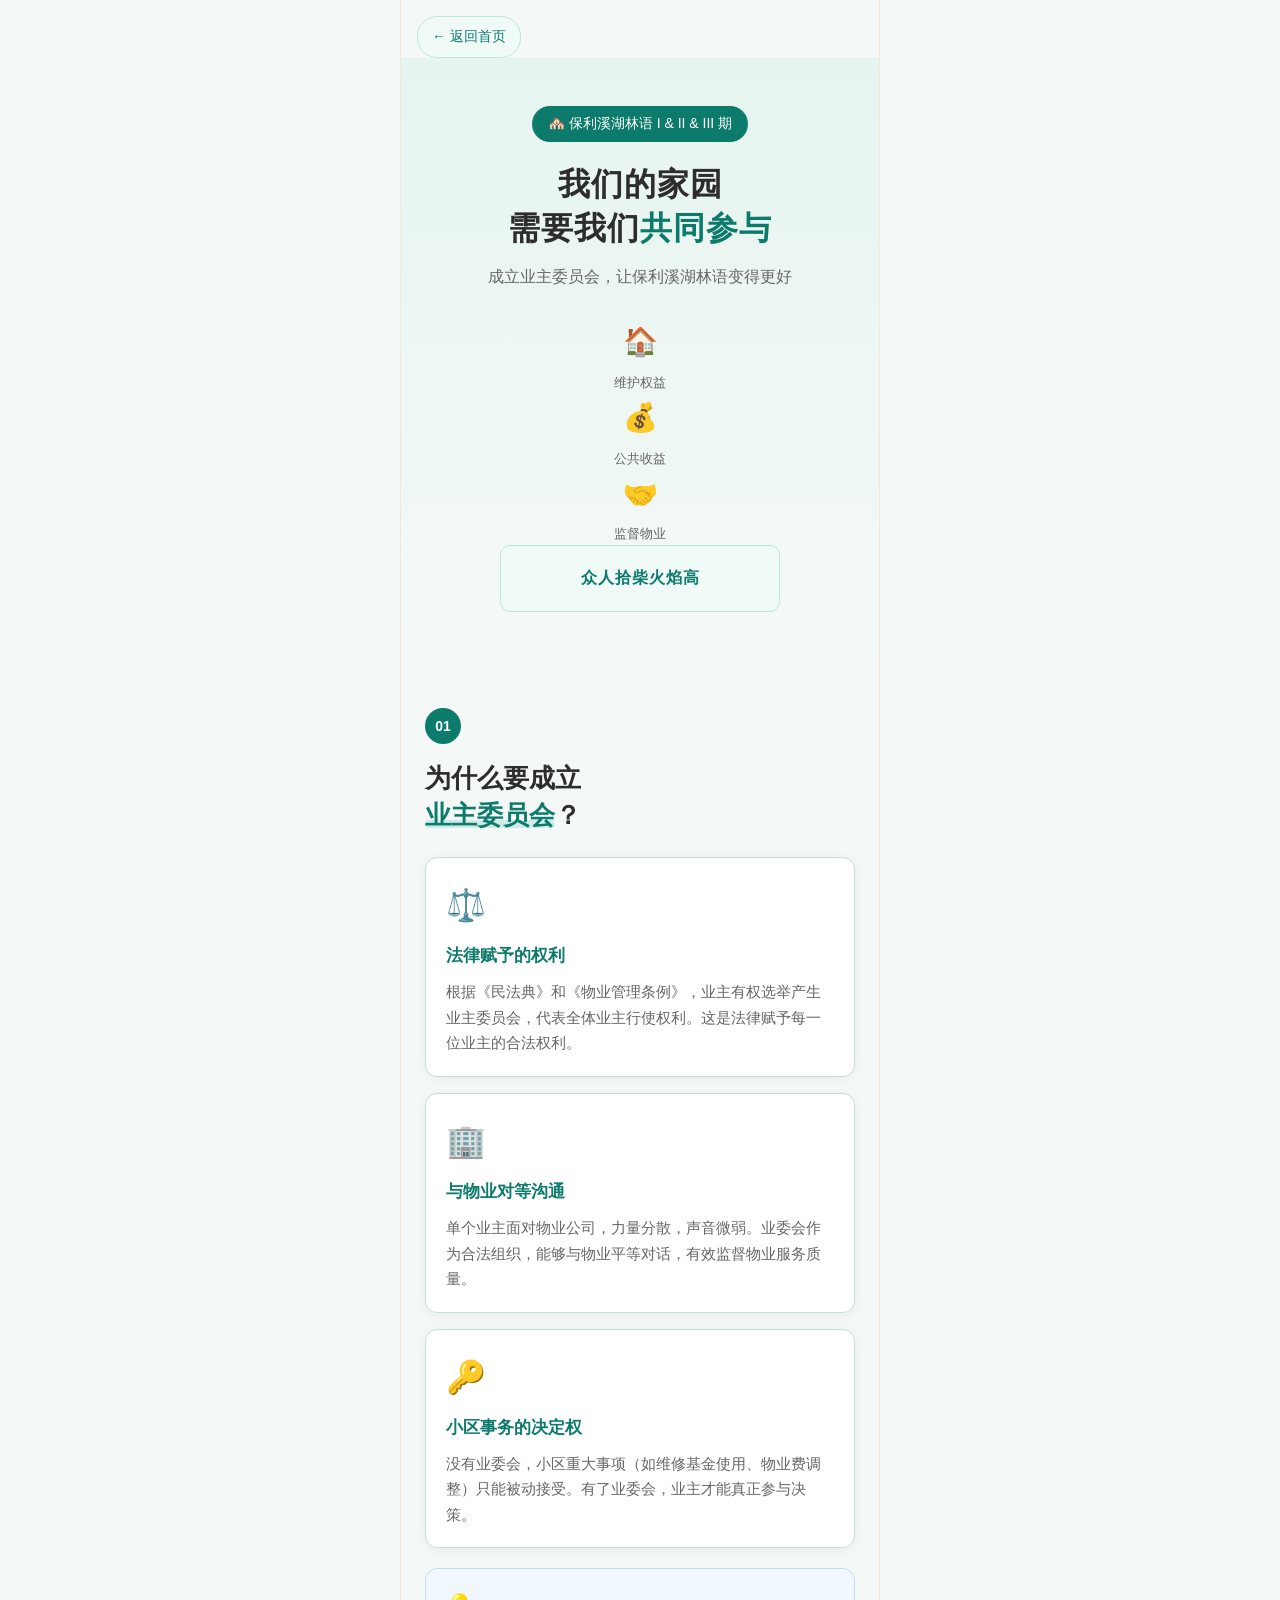
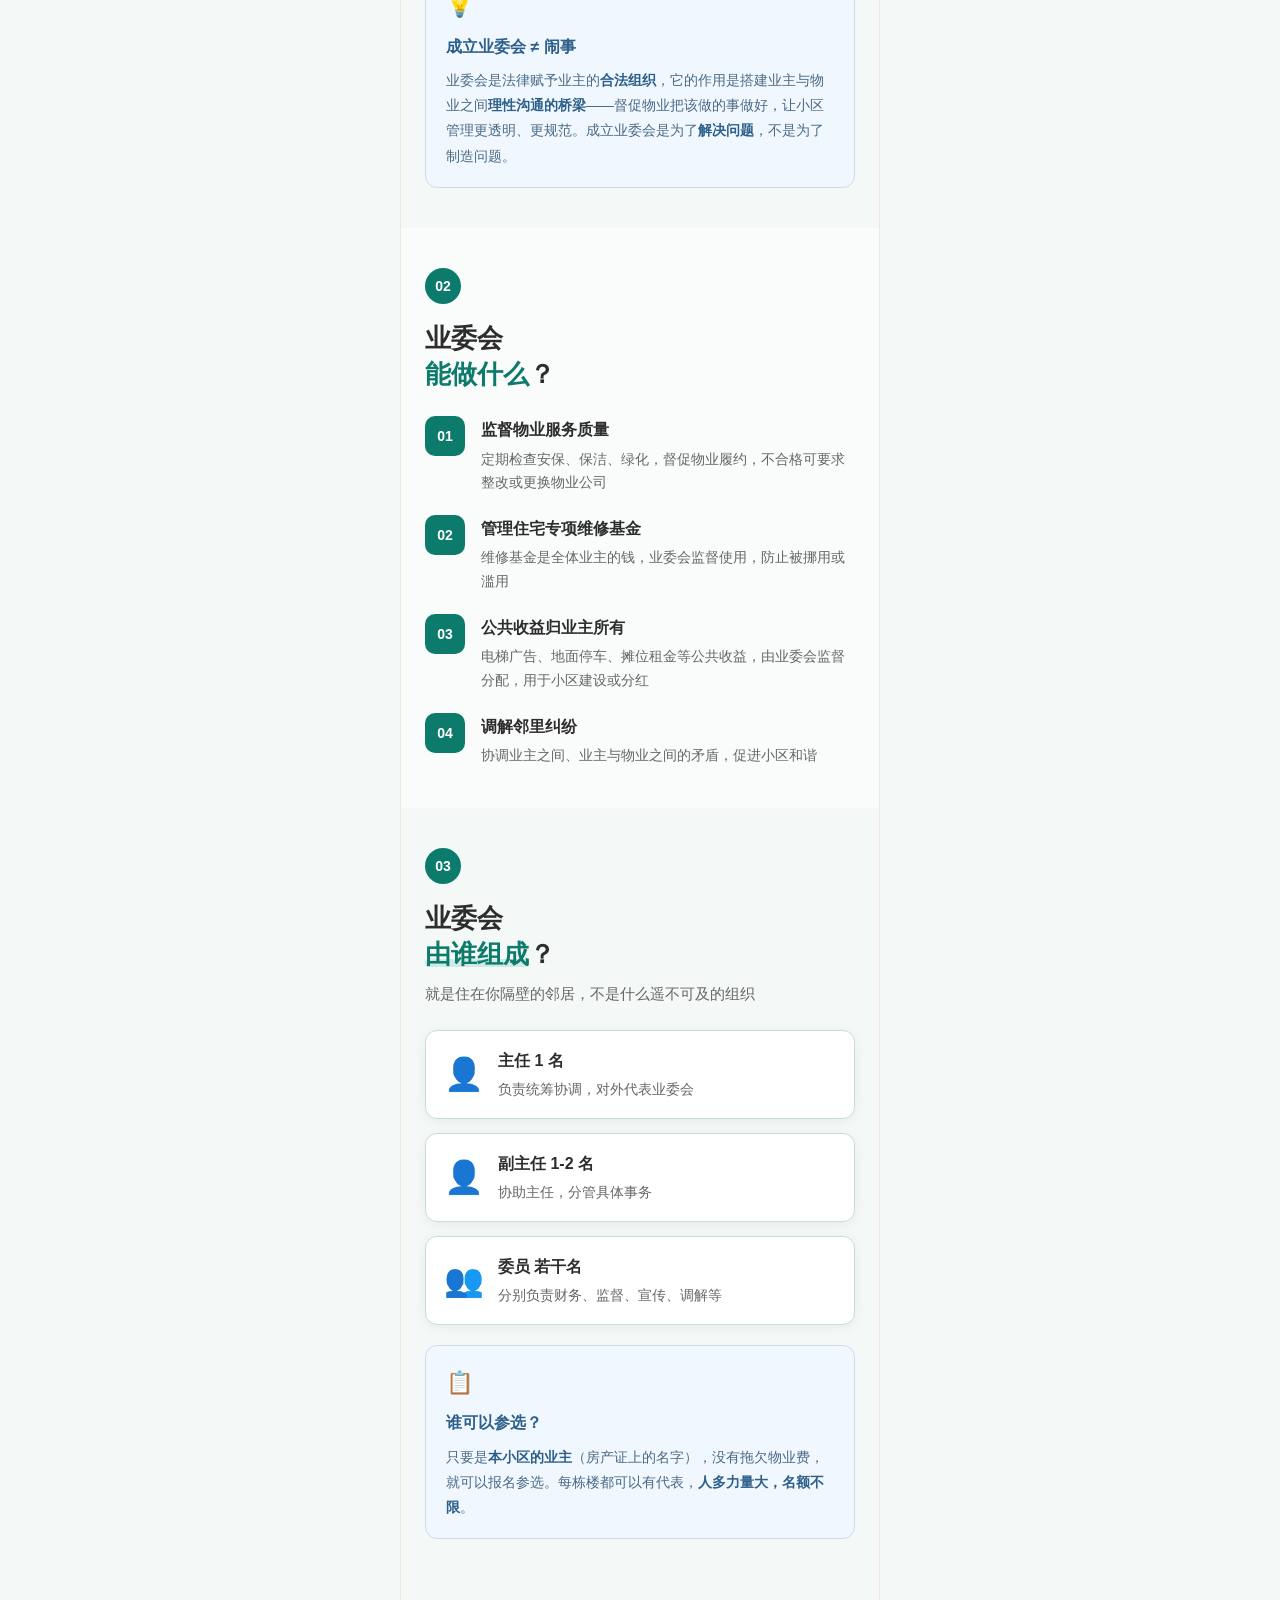
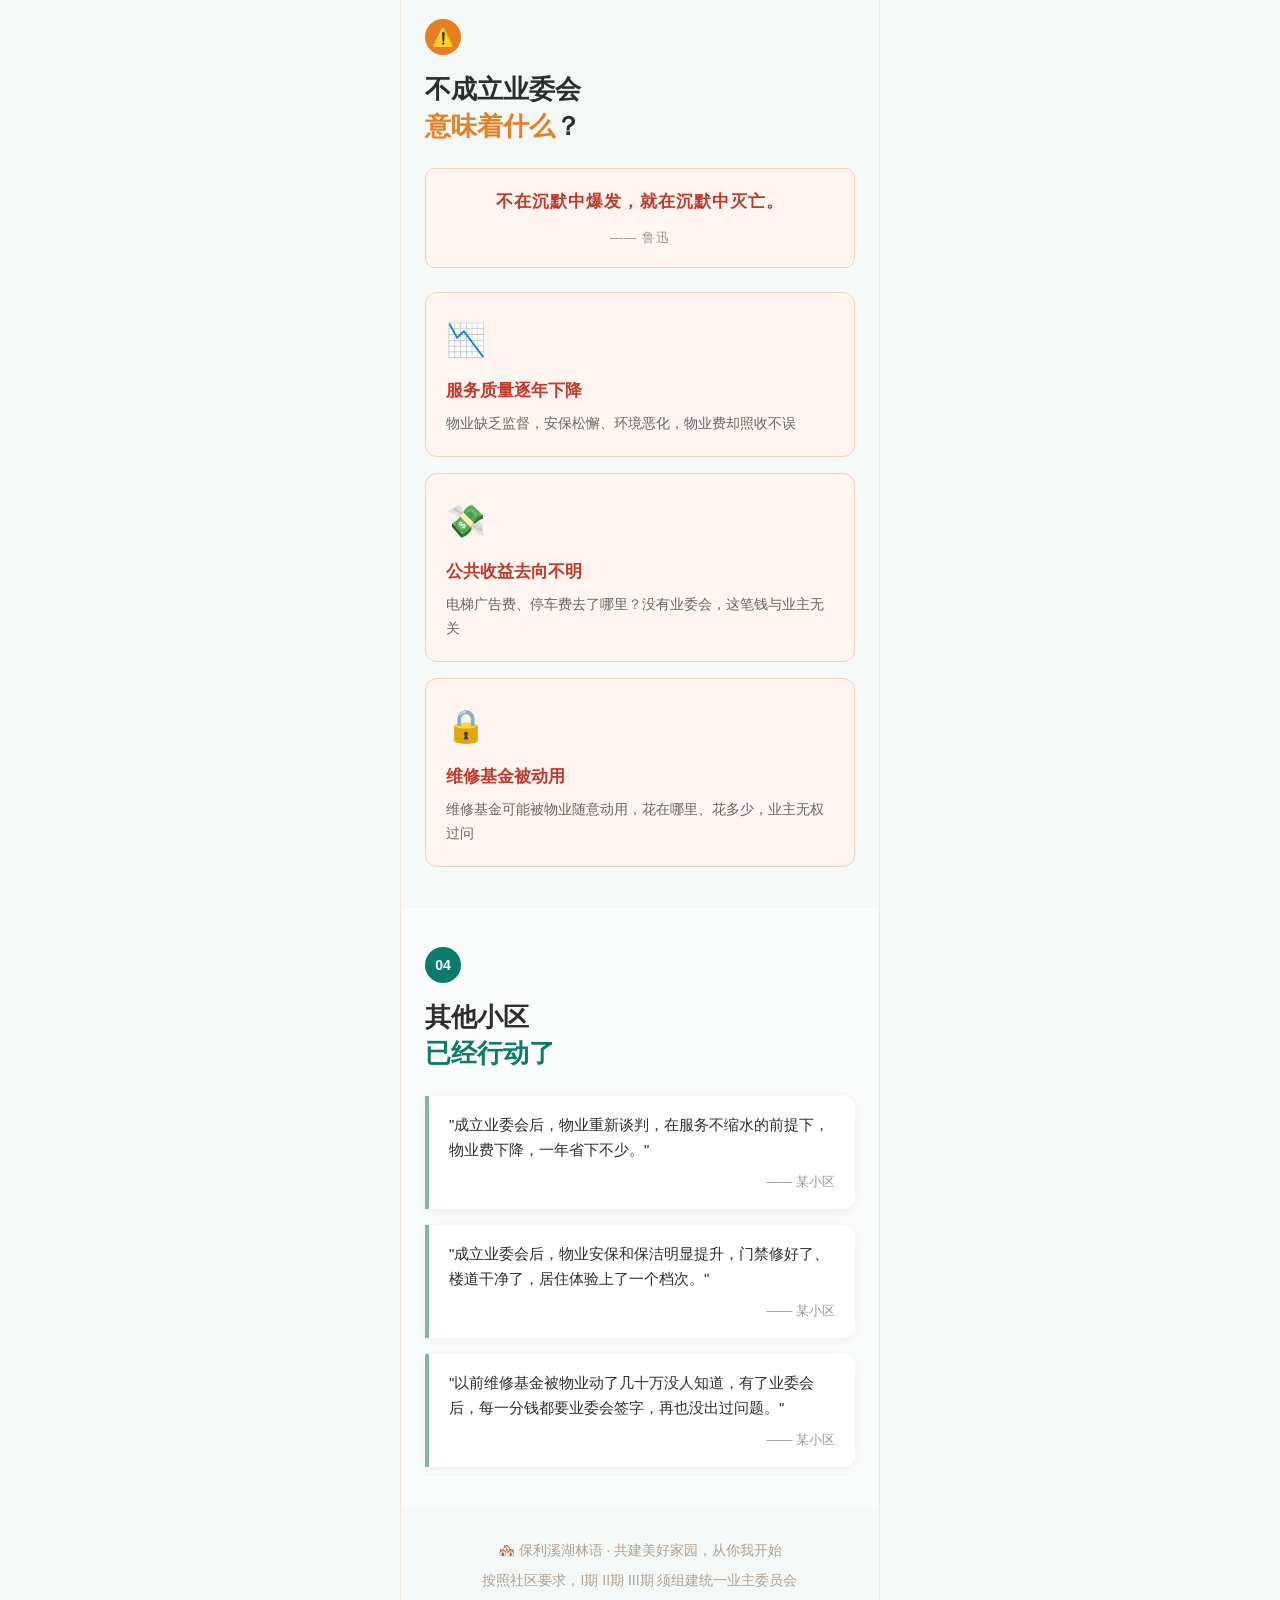
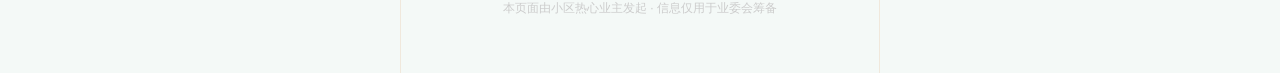
<file: history.html>
<!DOCTYPE html>
<html lang="zh-CN">
<head>
  <meta charset="UTF-8">
  <meta name="viewport" content="width=device-width, initial-scale=1.0, maximum-scale=1.0, user-scalable=no">
  <meta name="description" content="保利溪湖林语业委会成立倡议">
  <title>保利溪湖林语 - 业委会成立倡议（历史文章）</title>
  <link rel="stylesheet" href="css/style.css">
</head>
<body>

  <a href="index.html" class="back-link">← 返回首页</a>

  <section class="hero">
    <div class="hero-badge">🏘️ 保利溪湖林语 I & II & III 期</div>
    <h1 class="hero-title">我们的家园<br>需要我们<span class="highlight">共同参与</span></h1>
    <p class="hero-sub">成立业主委员会，让保利溪湖林语变得更好</p>
    <div class="hero-icons">
      <div class="hero-icon-item">🏠<span>维护权益</span></div>
      <div class="hero-icon-item">💰<span>公共收益</span></div>
      <div class="hero-icon-item">🤝<span>监督物业</span></div>
    </div>
    <blockquote class="quote quote-hero">众人拾柴火焰高</blockquote>
  </section>

  <section class="section" id="why">
    <div class="section-badge">01</div>
    <h2 class="section-title">为什么要成立<br><span class="highlight">业主委员会</span>？</h2>
    <div class="card-list">
      <div class="card">
        <div class="card-icon">⚖️</div>
        <h3>法律赋予的权利</h3>
        <p>根据《民法典》和《物业管理条例》，业主有权选举产生业主委员会，代表全体业主行使权利。这是法律赋予每一位业主的合法权利。</p>
      </div>
      <div class="card">
        <div class="card-icon">🏢</div>
        <h3>与物业对等沟通</h3>
        <p>单个业主面对物业公司，力量分散，声音微弱。业委会作为合法组织，能够与物业平等对话，有效监督物业服务质量。</p>
      </div>
      <div class="card">
        <div class="card-icon">🔑</div>
        <h3>小区事务的决定权</h3>
        <p>没有业委会，小区重大事项（如维修基金使用、物业费调整）只能被动接受。有了业委会，业主才能真正参与决策。</p>
      </div>
    </div>

    <div class="reassure-box">
      <div class="reassure-icon">💡</div>
      <h4>成立业委会 ≠ 闹事</h4>
      <p>业委会是法律赋予业主的<strong>合法组织</strong>，它的作用是搭建业主与物业之间<strong>理性沟通的桥梁</strong>——督促物业把该做的事做好，让小区管理更透明、更规范。成立业委会是为了<strong>解决问题</strong>，不是为了制造问题。</p>
    </div>
  </section>

  <section class="section section-alt" id="what">
    <div class="section-badge">02</div>
    <h2 class="section-title">业委会<br><span class="highlight">能做什么</span>？</h2>
    <div class="feature-list">
      <div class="feature-item">
        <span class="feature-num">01</span>
        <div class="feature-content">
          <h4>监督物业服务质量</h4>
          <p>定期检查安保、保洁、绿化，督促物业履约，不合格可要求整改或更换物业公司</p>
        </div>
      </div>
      <div class="feature-item">
        <span class="feature-num">02</span>
        <div class="feature-content">
          <h4>管理住宅专项维修基金</h4>
          <p>维修基金是全体业主的钱，业委会监督使用，防止被挪用或滥用</p>
        </div>
      </div>
      <div class="feature-item">
        <span class="feature-num">03</span>
        <div class="feature-content">
          <h4>公共收益归业主所有</h4>
          <p>电梯广告、地面停车、摊位租金等公共收益，由业委会监督分配，用于小区建设或分红</p>
        </div>
      </div>
      <div class="feature-item">
        <span class="feature-num">04</span>
        <div class="feature-content">
          <h4>调解邻里纠纷</h4>
          <p>协调业主之间、业主与物业之间的矛盾，促进小区和谐</p>
        </div>
      </div>
    </div>
  </section>

  <section class="section" id="structure">
    <div class="section-badge">03</div>
    <h2 class="section-title">业委会<br><span class="highlight">由谁组成</span>？</h2>
    <p class="section-desc">就是住在你隔壁的邻居，不是什么遥不可及的组织</p>

    <div class="structure-list">
      <div class="structure-item">
        <div class="structure-icon">👤</div>
        <div class="structure-info">
          <h4>主任 1 名</h4>
          <p>负责统筹协调，对外代表业委会</p>
        </div>
      </div>
      <div class="structure-item">
        <div class="structure-icon">👤</div>
        <div class="structure-info">
          <h4>副主任 1-2 名</h4>
          <p>协助主任，分管具体事务</p>
        </div>
      </div>
      <div class="structure-item">
        <div class="structure-icon">👥</div>
        <div class="structure-info">
          <h4>委员 若干名</h4>
          <p>分别负责财务、监督、宣传、调解等</p>
        </div>
      </div>
    </div>

    <div class="reassure-box" style="margin-top: 20px;">
      <div class="reassure-icon">📋</div>
      <h4>谁可以参选？</h4>
      <p>只要是<strong>本小区的业主</strong>（房产证上的名字），没有拖欠物业费，就可以报名参选。每栋楼都可以有代表，<strong>人多力量大，名额不限</strong>。</p>
    </div>
  </section>

  <section class="section" id="risk">
    <div class="section-badge badge-warn">⚠️</div>
    <h2 class="section-title">不成立业委会<br><span class="highlight-warn">意味着什么</span>？</h2>
    <blockquote class="quote quote-warn">不在沉默中爆发，就在沉默中灭亡。<cite>—— 鲁迅</cite></blockquote>
    <div class="risk-cards">
      <div class="risk-card">
        <div class="risk-icon">📉</div>
        <h4>服务质量逐年下降</h4>
        <p>物业缺乏监督，安保松懈、环境恶化，物业费却照收不误</p>
      </div>
      <div class="risk-card">
        <div class="risk-icon">💸</div>
        <h4>公共收益去向不明</h4>
        <p>电梯广告费、停车费去了哪里？没有业委会，这笔钱与业主无关</p>
      </div>
      <div class="risk-card">
        <div class="risk-icon">🔒</div>
        <h4>维修基金被动用</h4>
        <p>维修基金可能被物业随意动用，花在哪里、花多少，业主无权过问</p>
      </div>
    </div>
  </section>

  <section class="section section-alt" id="cases">
    <div class="section-badge">04</div>
    <h2 class="section-title">其他小区<br><span class="highlight">已经行动了</span></h2>
    <div class="case-list">
      <div class="case-item">
        <div class="case-quote">"成立业委会后，物业重新谈判，在服务不缩水的前提下，物业费下降，一年省下不少。"</div>
        <div class="case-from">—— 某小区</div>
      </div>
      <div class="case-item">
        <div class="case-quote">"成立业委会后，物业安保和保洁明显提升，门禁修好了、楼道干净了，居住体验上了一个档次。"</div>
        <div class="case-from">—— 某小区</div>
      </div>
      <div class="case-item">
        <div class="case-quote">"以前维修基金被物业动了几十万没人知道，有了业委会后，每一分钱都要业委会签字，再也没出过问题。"</div>
        <div class="case-from">—— 某小区</div>
      </div>
    </div>
  </section>

  <footer class="footer">
    <p>🏘️ 保利溪湖林语 · 共建美好家园，从你我开始</p>
    <p>按照社区要求，I期 II期 III期 须组建统一业主委员会</p>
    <p class="footer-note">本页面由小区热心业主发起 · 信息仅用于业委会筹备</p>
  </footer>

</body>
</html>
</file>
<file: css/style.css>
/* === Reset & Base === */
*, *::before, *::after { box-sizing: border-box; margin: 0; padding: 0; }

:root {
  --primary: #0D7B6B;
  --primary-dark: #095E52;
  --accent: #7EB8A0;
  --accent-light: #D0EBE5;
  --bg: #F4F9F7;
  --bg-alt: #FAFCFB;
  --text: #2D2D2D;
  --text-secondary: #666;
  --card-bg: #fff;
  --border: #C8DDD5;
  --shadow: 0 2px 12px rgba(0,0,0,0.06);
  --radius: 12px;
}

html {
  font-size: 16px;
  scroll-behavior: smooth;
  -webkit-tap-highlight-color: transparent;
}

body {
  font-family: -apple-system, BlinkMacSystemFont, "Segoe UI", "PingFang SC", "Hiragino Sans GB", "Microsoft YaHei", sans-serif;
  background: var(--bg);
  color: var(--text);
  line-height: 1.7;
  max-width: 480px;
  margin: 0 auto;
  -webkit-font-smoothing: antialiased;
}

/* === Music Button === */
.music-btn {
  position: fixed;
  top: 16px;
  right: 16px;
  z-index: 100;
  width: 42px;
  height: 42px;
  border-radius: 50%;
  border: 2px solid rgba(13, 123, 107, 0.3);
  background: rgba(255, 255, 255, 0.9);
  font-size: 20px;
  cursor: pointer;
  display: flex;
  align-items: center;
  justify-content: center;
  backdrop-filter: blur(4px);
  box-shadow: 0 2px 8px rgba(0,0,0,0.1);
  transition: transform 0.3s;
}

.music-btn:active {
  transform: scale(0.9);
}

.music-btn.playing {
  border-color: var(--primary);
  background: var(--primary);
  animation: musicPulse 2s infinite;
}

@keyframes musicPulse {
  0%, 100% { box-shadow: 0 0 0 0 rgba(13, 123, 107, 0.4); }
  50% { box-shadow: 0 0 0 12px rgba(13, 123, 107, 0); }
}

/* === Hero === */
.hero {
  text-align: center;
  padding: 48px 24px 32px;
  background: linear-gradient(180deg, #E6F4F0 0%, var(--bg) 100%);
}

.hero-badge {
  display: inline-block;
  background: var(--primary);
  color: #fff;
  padding: 6px 16px;
  border-radius: 20px;
  font-size: 14px;
  font-weight: 500;
  margin-bottom: 20px;
}

.hero-title {
  font-size: 28px;
  font-weight: 800;
  line-height: 1.4;
  margin-bottom: 12px;
  letter-spacing: 1px;
}

.highlight {
  color: var(--primary);
  position: relative;
}

.highlight::after {
  content: '';
  position: absolute;
  bottom: 2px;
  left: 0;
  right: 0;
  height: 8px;
  background: var(--accent-light);
  z-index: -1;
  border-radius: 4px;
}

.highlight-warn {
  color: #E67E22;
}

.hero-sub {
  font-size: 16px;
  color: var(--text-secondary);
  margin-bottom: 28px;
}

.hero-slogan {
  display: inline-block;
  font-size: 18px;
  font-weight: 700;
  color: var(--primary);
  margin-bottom: 28px;
  letter-spacing: 2px;
  padding: 10px 24px;
  border: 2px solid var(--primary);
  border-radius: 8px;
  background: rgba(13, 123, 107, 0.05);
}

.hero-icon-item {
  display: flex;
  flex-direction: column;
  align-items: center;
  gap: 6px;
  font-size: 28px;
}

.hero-icon-item span {
  font-size: 13px;
  color: var(--text-secondary);
}

.scroll-hint {
  font-size: 13px;
  color: #B0A090;
  animation: bounce 2s infinite;
}

@keyframes bounce {
  0%, 100% { transform: translateY(0); }
  50% { transform: translateY(6px); }
}

/* === Quotes === */
.quote {
  margin: 0 auto 24px;
  padding: 18px 20px;
  text-align: center;
  font-size: 17px;
  font-weight: 600;
  line-height: 1.8;
  letter-spacing: 1px;
  border-radius: 10px;
}

.quote cite {
  display: block;
  margin-top: 8px;
  font-size: 13px;
  font-weight: 400;
  font-style: normal;
  color: #999;
}

.quote-hero {
  max-width: 280px;
  color: var(--primary);
  background: #F0FAF7;
  border: 1px solid #C0E5DB;
  font-size: 16px;
}

.quote-warn {
  color: #C0392B;
  background: #FFF5F0;
  border: 1px solid #F0D0C0;
}

.quote-cta {
  color: #555;
  background: #FAFAF7;
  border: 1px solid #E8E0D5;
}

/* === Sections === */
.section {
  padding: 40px 24px;
}

.section-alt {
  background: var(--bg-alt);
}

.section-badge {
  display: inline-block;
  background: var(--primary);
  color: #fff;
  width: 36px;
  height: 36px;
  line-height: 36px;
  text-align: center;
  border-radius: 50%;
  font-size: 14px;
  font-weight: 700;
  margin-bottom: 16px;
}

.badge-warn {
  background: #E67E22;
  font-size: 18px;
}

.section-title {
  font-size: 24px;
  font-weight: 800;
  line-height: 1.4;
  margin-bottom: 24px;
}

/* === Reassure Box === */
.reassure-box {
  margin-top: 20px;
  padding: 18px 20px;
  background: #F0F7FF;
  border: 1px solid #C8DCF0;
  border-radius: var(--radius);
}

.reassure-icon {
  font-size: 22px;
  margin-bottom: 8px;
}

.reassure-box h4 {
  font-size: 16px;
  font-weight: 700;
  color: #2C5F8A;
  margin-bottom: 8px;
}

.reassure-box p {
  font-size: 14px;
  color: #4A6A85;
  line-height: 1.8;
}

.reassure-box strong {
  color: #2C5F8A;
}

/* === Section Desc === */
.section-desc {
  font-size: 15px;
  color: var(--text-secondary);
  margin-top: -16px;
  margin-bottom: 24px;
}

/* === Structure List === */
.structure-list {
  display: flex;
  flex-direction: column;
  gap: 14px;
}

.structure-item {
  display: flex;
  align-items: center;
  gap: 14px;
  background: var(--card-bg);
  border-radius: var(--radius);
  padding: 16px 18px;
  box-shadow: var(--shadow);
  border: 1px solid var(--border);
}

.structure-icon {
  font-size: 32px;
  flex-shrink: 0;
}

.structure-info h4 {
  font-size: 16px;
  font-weight: 700;
  margin-bottom: 4px;
}

.structure-info p {
  font-size: 14px;
  color: var(--text-secondary);
}

/* === Cards === */
.card-list {
  display: flex;
  flex-direction: column;
  gap: 16px;
}

.card {
  background: var(--card-bg);
  border-radius: var(--radius);
  padding: 20px;
  box-shadow: var(--shadow);
  border: 1px solid var(--border);
}

.card-icon {
  font-size: 32px;
  margin-bottom: 10px;
}

.card h3 {
  font-size: 17px;
  font-weight: 700;
  margin-bottom: 8px;
  color: var(--primary);
}

.card p {
  font-size: 15px;
  color: var(--text-secondary);
  line-height: 1.7;
}

/* === Feature List === */
.feature-list {
  display: flex;
  flex-direction: column;
  gap: 20px;
}

.feature-item {
  display: flex;
  gap: 16px;
  align-items: flex-start;
}

.feature-num {
  flex-shrink: 0;
  width: 40px;
  height: 40px;
  line-height: 40px;
  text-align: center;
  background: var(--primary);
  color: #fff;
  border-radius: 10px;
  font-size: 14px;
  font-weight: 700;
}

.feature-content h4 {
  font-size: 16px;
  font-weight: 700;
  margin-bottom: 4px;
}

.feature-content p {
  font-size: 14px;
  color: var(--text-secondary);
}

/* === Risk Cards === */
.risk-cards {
  display: flex;
  flex-direction: column;
  gap: 16px;
}

.risk-card {
  background: #FFF5F0;
  border: 1px solid #F0D0C0;
  border-radius: var(--radius);
  padding: 20px;
}

.risk-icon {
  font-size: 32px;
  margin-bottom: 10px;
}

.risk-card h4 {
  font-size: 17px;
  font-weight: 700;
  margin-bottom: 6px;
  color: #C0392B;
}

.risk-card p {
  font-size: 14px;
  color: var(--text-secondary);
}

/* === Case List === */
.case-list {
  display: flex;
  flex-direction: column;
  gap: 16px;
}

.case-item {
  background: var(--card-bg);
  border-left: 4px solid var(--accent);
  border-radius: 0 var(--radius) var(--radius) 0;
  padding: 16px 20px;
  box-shadow: var(--shadow);
}

.case-quote {
  font-size: 15px;
  line-height: 1.7;
  color: var(--text);
  margin-bottom: 8px;
}

.case-from {
  font-size: 13px;
  color: #999;
  text-align: right;
}

/* === CTA === */
.cta-desc {
  font-size: 15px;
  color: var(--text-secondary);
  margin-bottom: 28px;
  line-height: 1.7;
}

/* === QR Code === */
.qrcode-box {
  text-align: center;
  margin-bottom: 24px;
  padding: 24px 20px;
  background: #fff;
  border: 1px solid var(--border);
  border-radius: var(--radius);
  box-shadow: var(--shadow);
}

.qrcode-img {
  width: 200px;
  height: 200px;
  border-radius: 8px;
  margin-bottom: 14px;
  display: block;
  margin-left: auto;
  margin-right: auto;
}

.qrcode-box p {
  font-size: 14px;
  color: var(--text-secondary);
  line-height: 1.7;
  margin: 0;
}

.qrcode-box strong {
  color: var(--primary);
}

/* === Form === */
.signup-form {
  background: var(--card-bg);
  border-radius: var(--radius);
  padding: 24px 20px;
  box-shadow: 0 4px 20px rgba(0,0,0,0.08);
  border: 1px solid var(--border);
}

.form-group {
  margin-bottom: 20px;
}

.form-group:last-of-type {
  margin-bottom: 24px;
}

.form-group label {
  display: block;
  font-size: 15px;
  font-weight: 600;
  margin-bottom: 8px;
  color: var(--text);
}

.required {
  color: var(--primary);
}

.form-group input[type="text"],
.form-group input[type="tel"] {
  width: 100%;
  padding: 12px 14px;
  border: 1px solid #DDD0C0;
  border-radius: 8px;
  font-size: 16px;
  color: var(--text);
  background: #FAFAF7;
  transition: border-color 0.2s, box-shadow 0.2s;
  -webkit-appearance: none;
}

.form-group input:focus {
  outline: none;
  border-color: var(--primary);
  box-shadow: 0 0 0 3px rgba(13, 123, 107, 0.1);
}

.form-hint {
  display: block;
  font-size: 12px;
  color: #AAA;
  margin-top: 4px;
}

/* Address Row */
.address-rows {
  display: flex;
  flex-direction: column;
  gap: 6px;
}

.address-row {
  display: flex;
  align-items: center;
  gap: 6px;
}

.address-row input {
  flex: 1;
  min-width: 0;
  padding: 10px 8px;
  border: 1px solid #DDD0C0;
  border-radius: 8px;
  font-size: 15px;
  color: var(--text);
  background: #FAFAF7;
  text-align: center;
  transition: border-color 0.2s;
  -webkit-appearance: none;
}

.address-row input:focus {
  outline: none;
  border-color: var(--primary);
  box-shadow: 0 0 0 3px rgba(13, 123, 107, 0.1);
}

.address-sep {
  font-size: 13px;
  color: #999;
  flex-shrink: 0;
}

.address-row select {
  padding: 10px 8px;
  border: 1px solid #DDD0C0;
  border-radius: 8px;
  font-size: 15px;
  color: var(--text);
  background: #FAFAF7;
  text-align: center;
  flex-shrink: 0;
  min-width: 72px;
  cursor: pointer;
  -webkit-appearance: none;
  appearance: none;
  transition: border-color 0.2s;
}

.address-row select:focus {
  outline: none;
  border-color: var(--primary);
  box-shadow: 0 0 0 3px rgba(13, 123, 107, 0.1);
}

/* Radio Group */
.radio-group {
  display: flex;
  flex-direction: column;
  gap: 10px;
}

.radio-item {
  display: flex;
  align-items: center;
  padding: 12px 14px;
  border: 1px solid #DDD0C0;
  border-radius: 8px;
  cursor: pointer;
  transition: all 0.2s;
  background: #FAFAF7;
}

.radio-item:has(input:checked) {
  border-color: var(--primary);
  background: #F0FAF7;
}

.radio-item input[type="radio"] {
  width: 18px;
  height: 18px;
  accent-color: var(--primary);
  margin-right: 10px;
  flex-shrink: 0;
}

.radio-label {
  font-size: 15px;
  color: var(--text);
}

/* Submit Button */
.submit-btn {
  width: 100%;
  padding: 14px;
  background: linear-gradient(135deg, var(--primary) 0%, var(--primary-dark) 100%);
  color: #fff;
  border: none;
  border-radius: 10px;
  font-size: 18px;
  font-weight: 700;
  cursor: pointer;
  transition: transform 0.2s, box-shadow 0.2s;
  letter-spacing: 2px;
}

.submit-btn:active {
  transform: scale(0.98);
  box-shadow: 0 2px 8px rgba(13, 123, 107, 0.3);
}

.submit-btn:disabled {
  background: #CCC;
  cursor: not-allowed;
}

/* Success / Error */
.form-success {
  text-align: center;
  padding: 32px 20px;
}

.success-icon {
  font-size: 48px;
  margin-bottom: 16px;
}

.form-success h3 {
  font-size: 20px;
  font-weight: 700;
  margin-bottom: 12px;
  color: #27AE60;
}

.form-success p {
  font-size: 15px;
  color: var(--text-secondary);
  line-height: 1.8;
}

.form-error {
  margin-top: 16px;
  padding: 12px;
  background: #FFF0F0;
  border: 1px solid #F0C0C0;
  border-radius: 8px;
  text-align: center;
}

.form-error p {
  font-size: 14px;
  color: #C0392B;
}

/* === Footer === */
.footer {
  text-align: center;
  padding: 32px 24px 48px;
  color: #B0A090;
}

.footer p {
  font-size: 14px;
  margin-bottom: 6px;
}

.footer-note {
  font-size: 12px !important;
  color: #CCC;
}

/* === Back Link === */
.back-link {
  display: inline-block;
  margin: 16px 0 0 16px;
  padding: 8px 14px;
  font-size: 14px;
  color: var(--primary);
  text-decoration: none;
  background: #F0FAF7;
  border: 1px solid #C0E5DB;
  border-radius: 20px;
  transition: background 0.2s;
}

.back-link:active {
  background: #D0EBE5;
}

/* === Hero Stats === */
.hero-stats {
  display: flex;
  justify-content: center;
  gap: 32px;
  margin-bottom: 24px;
}

.hero-stat {
  text-align: center;
}

.stat-num {
  display: block;
  font-size: 28px;
  font-weight: 800;
  color: var(--primary);
}

.stat-label {
  display: block;
  font-size: 13px;
  color: var(--text-secondary);
  margin-top: 2px;
}

/* === History Link === */
.history-link {
  display: inline-block;
  padding: 10px 20px;
  font-size: 14px;
  color: var(--primary);
  text-decoration: none;
  background: #fff;
  border: 1px solid var(--border);
  border-radius: 24px;
  box-shadow: var(--shadow);
  transition: background 0.2s;
}

.history-link:active {
  background: #F0FAF7;
}

/* === Timeline === */
.timeline {
  position: relative;
  padding-left: 36px;
}

.timeline::before {
  content: '';
  position: absolute;
  left: 15px;
  top: 0;
  bottom: 0;
  width: 2px;
  background: #D8E5E0;
}

.timeline-item {
  position: relative;
  margin-bottom: 28px;
}

.timeline-item:last-child {
  margin-bottom: 0;
}

.timeline-dot {
  position: absolute;
  left: -36px;
  top: 4px;
  width: 32px;
  height: 32px;
  border-radius: 50%;
  display: flex;
  align-items: center;
  justify-content: center;
  z-index: 1;
}

.timeline-item.done .timeline-dot {
  background: #27AE60;
  box-shadow: 0 0 0 4px rgba(39, 174, 96, 0.15);
}

.timeline-item.active .timeline-dot {
  background: #2980B9;
  box-shadow: 0 0 0 4px rgba(41, 128, 185, 0.15);
  animation: dotPulse 2s infinite;
}

.timeline-item.upcoming .timeline-dot {
  background: #fff;
  border: 2px solid #C0C8C0;
}

.dot-icon {
  font-size: 14px;
  color: #fff;
  font-weight: 700;
}

.timeline-item.upcoming .dot-icon {
  color: #B0B8B0;
}

@keyframes dotPulse {
  0%, 100% { box-shadow: 0 0 0 4px rgba(41, 128, 185, 0.15); }
  50% { box-shadow: 0 0 0 12px rgba(41, 128, 185, 0); }
}

.timeline-content {
  background: #fff;
  border-radius: var(--radius);
  padding: 16px 18px;
  box-shadow: var(--shadow);
  border: 1px solid var(--border);
}

.timeline-item.active .timeline-content {
  border-color: #2980B9;
  background: #F0F7FC;
}

.timeline-tag {
  display: inline-block;
  padding: 3px 10px;
  border-radius: 12px;
  font-size: 12px;
  font-weight: 600;
  margin-bottom: 8px;
}

.tag-done {
  background: #E8F8E8;
  color: #27AE60;
}

.tag-active {
  background: #E8F0FA;
  color: #2980B9;
}

.tag-upcoming {
  background: #F0F0F0;
  color: #999;
}

.notice-badge {
  display: inline-block;
  margin-left: 6px;
  padding: 2px 8px;
  background: #FFF3E0;
  color: #E67E22;
  border-radius: 10px;
  font-size: 11px;
  font-weight: 600;
  vertical-align: middle;
}

.timeline-content h3 {
  font-size: 16px;
  font-weight: 700;
  margin-bottom: 6px;
  color: var(--text);
}

.timeline-content p {
  font-size: 14px;
  color: var(--text-secondary);
  line-height: 1.7;
}

.timeline-item.upcoming .timeline-content h3 {
  color: #999;
}

.timeline-item.upcoming .timeline-content p {
  color: #BBB;
}

/* === Hero Slogan === */
.hero-slogan {
  font-size: 15px;
  color: #B0A090;
  font-style: italic;
  margin-bottom: 20px;
  letter-spacing: 2px;
}

/* === Timeline Law === */
.timeline-law {
  margin-top: 10px;
  padding-top: 10px;
  border-top: 1px dashed #E0D8C8;
  font-size: 13px !important;
  color: #8B7355 !important;
  line-height: 1.8 !important;
}

.timeline-law strong {
  color: var(--primary);
}

.law-deadline {
  display: inline-block;
  background: #FFF0E0;
  color: #C0392B;
  padding: 1px 6px;
  border-radius: 4px;
  font-weight: 700;
}

/* === Agenda List === */
.agenda-list {
  display: flex;
  flex-direction: column;
  gap: 14px;
}

.agenda-item {
  display: flex;
  gap: 14px;
  align-items: flex-start;
  background: var(--card-bg);
  border-radius: var(--radius);
  padding: 16px;
  box-shadow: var(--shadow);
  border: 1px solid var(--border);
}

.agenda-num {
  flex-shrink: 0;
  width: 36px;
  height: 36px;
  line-height: 36px;
  text-align: center;
  background: var(--primary);
  color: #fff;
  border-radius: 10px;
  font-size: 14px;
  font-weight: 700;
}

.agenda-content h4 {
  font-size: 16px;
  font-weight: 700;
  margin-bottom: 4px;
  color: var(--text);
}

.agenda-content p {
  font-size: 14px;
  color: var(--text-secondary);
  line-height: 1.7;
}

/* === Multiple History Links === */
.history-link + .history-link {
  margin-top: 10px;
}

/* === Notice List === */
.notice-list {
  display: flex;
  flex-direction: column;
  gap: 20px;
}

.notice-item {
  display: flex;
  gap: 14px;
  align-items: flex-start;
}

.notice-marker {
  flex-shrink: 0;
  width: 36px;
  height: 36px;
  line-height: 36px;
  text-align: center;
  background: #FFF3E0;
  color: #E67E22;
  border-radius: 50%;
  font-size: 15px;
  font-weight: 700;
  border: 2px solid #F0D0A0;
}

.notice-body {
  flex: 1;
  background: #fff;
  border-radius: 10px;
  padding: 16px 18px;
  box-shadow: 0 1px 6px rgba(0,0,0,0.04);
  border: 1px solid #E8E0D5;
  position: relative;
}

.notice-body h4 {
  font-size: 16px;
  font-weight: 700;
  margin-bottom: 6px;
  color: var(--text);
}

.notice-body p {
  font-size: 14px;
  color: var(--text-secondary);
  line-height: 1.8;
}

.notice-law {
  display: inline-block;
  margin-top: 8px;
  padding: 2px 8px;
  background: #F0F0F0;
  color: #999;
  font-size: 12px;
  border-radius: 4px;
}

/* === Responsive (larger screens) === */
@media (min-width: 481px) {
  body {
    border-left: 1px solid #F0E8DC;
    border-right: 1px solid #F0E8DC;
    min-height: 100vh;
  }

  .hero-title {
    font-size: 32px;
  }

  .section-title {
    font-size: 26px;
  }
}

/* === 落地页：材料提交方法 === */
.hero-stamp {
  font-size: 12px;
  color: #B0A090;
  margin: -10px 0 20px;
}

.sub-title {
  font-size: 17px;
  font-weight: 700;
  color: var(--text);
  text-align: center;
  margin: 32px 0 16px;
}

.watermark-tip {
  font-size: 13px;
  color: #8A6A20;
  background: #FFF9E6;
  border-left: 3px solid #F0C36D;
  border-radius: 6px;
  padding: 10px 12px;
  line-height: 1.7;
}

.warn-line {
  font-size: 14px;
  color: #C0392B;
  background: #FFF0F0;
  border-radius: 8px;
  padding: 10px 12px;
  line-height: 1.7;
}

/* 水印示例 */
.wm-grid {
  display: flex;
  flex-direction: column;
  gap: 18px;
}

.wm-figure,
.shot-figure {
  margin: 0;
  background: var(--card-bg);
  border: 1px solid var(--border);
  border-radius: var(--radius);
  box-shadow: var(--shadow);
  overflow: hidden;
}

.wm-figure img,
.shot-figure img {
  display: block;
  width: 100%;
  height: auto;
}

.wm-figure figcaption,
.shot-figure figcaption {
  font-size: 14px;
  color: var(--text-secondary);
  text-align: center;
  padding: 10px;
}

/* 备选方式里的位置截图，跟上面的正文拉开一点 */
.notice-body .shot-figure {
  margin-top: 14px;
}

/* 表单隐私说明 */
.form-privacy {
  font-size: 13px;
  line-height: 1.7;
  color: #2C6A5E;
  background: #F0FAF7;
  border: 1px solid #C0E5DB;
  border-radius: 8px;
  padding: 12px 14px;
  margin-bottom: 20px;
}

/* === 折叠的历史内容 === */
.fold-area {
  padding: 8px 0 0;
}

.fold {
  background: var(--card-bg);
  border-top: 1px solid var(--border);
}

.fold:last-child {
  border-bottom: 1px solid var(--border);
}

.fold > summary {
  cursor: pointer;
  list-style: none;
  padding: 18px 24px;
  font-size: 15px;
  font-weight: 600;
  color: var(--primary);
  background: #F7FBFA;
  -webkit-tap-highlight-color: transparent;
}

.fold > summary::-webkit-details-marker {
  display: none;
}

.fold > summary::after {
  content: '▾';
  float: right;
  color: #B0C8C2;
}

.fold[open] > summary::after {
  content: '▴';
}

.fold > .section {
  padding: 4px 24px 36px;
}

.fold > .section .section-badge {
  display: none;
}
</file>
